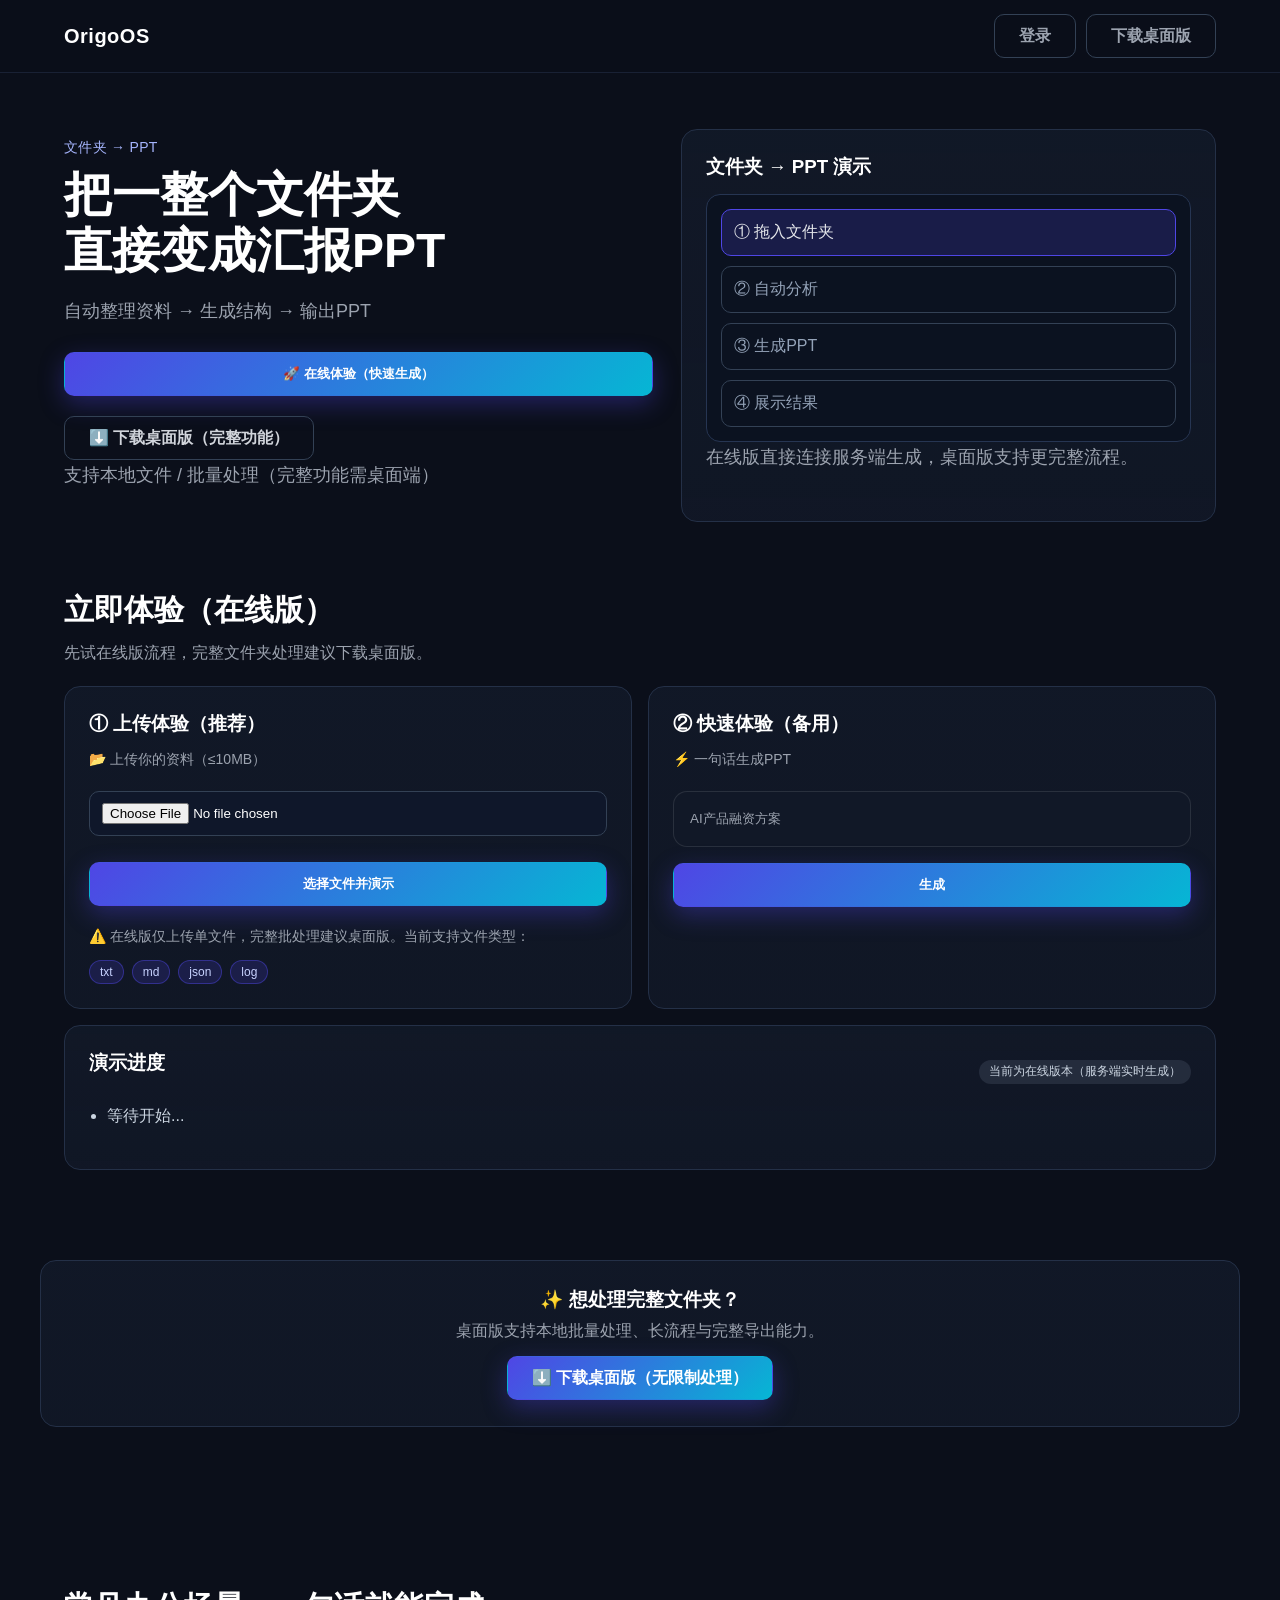
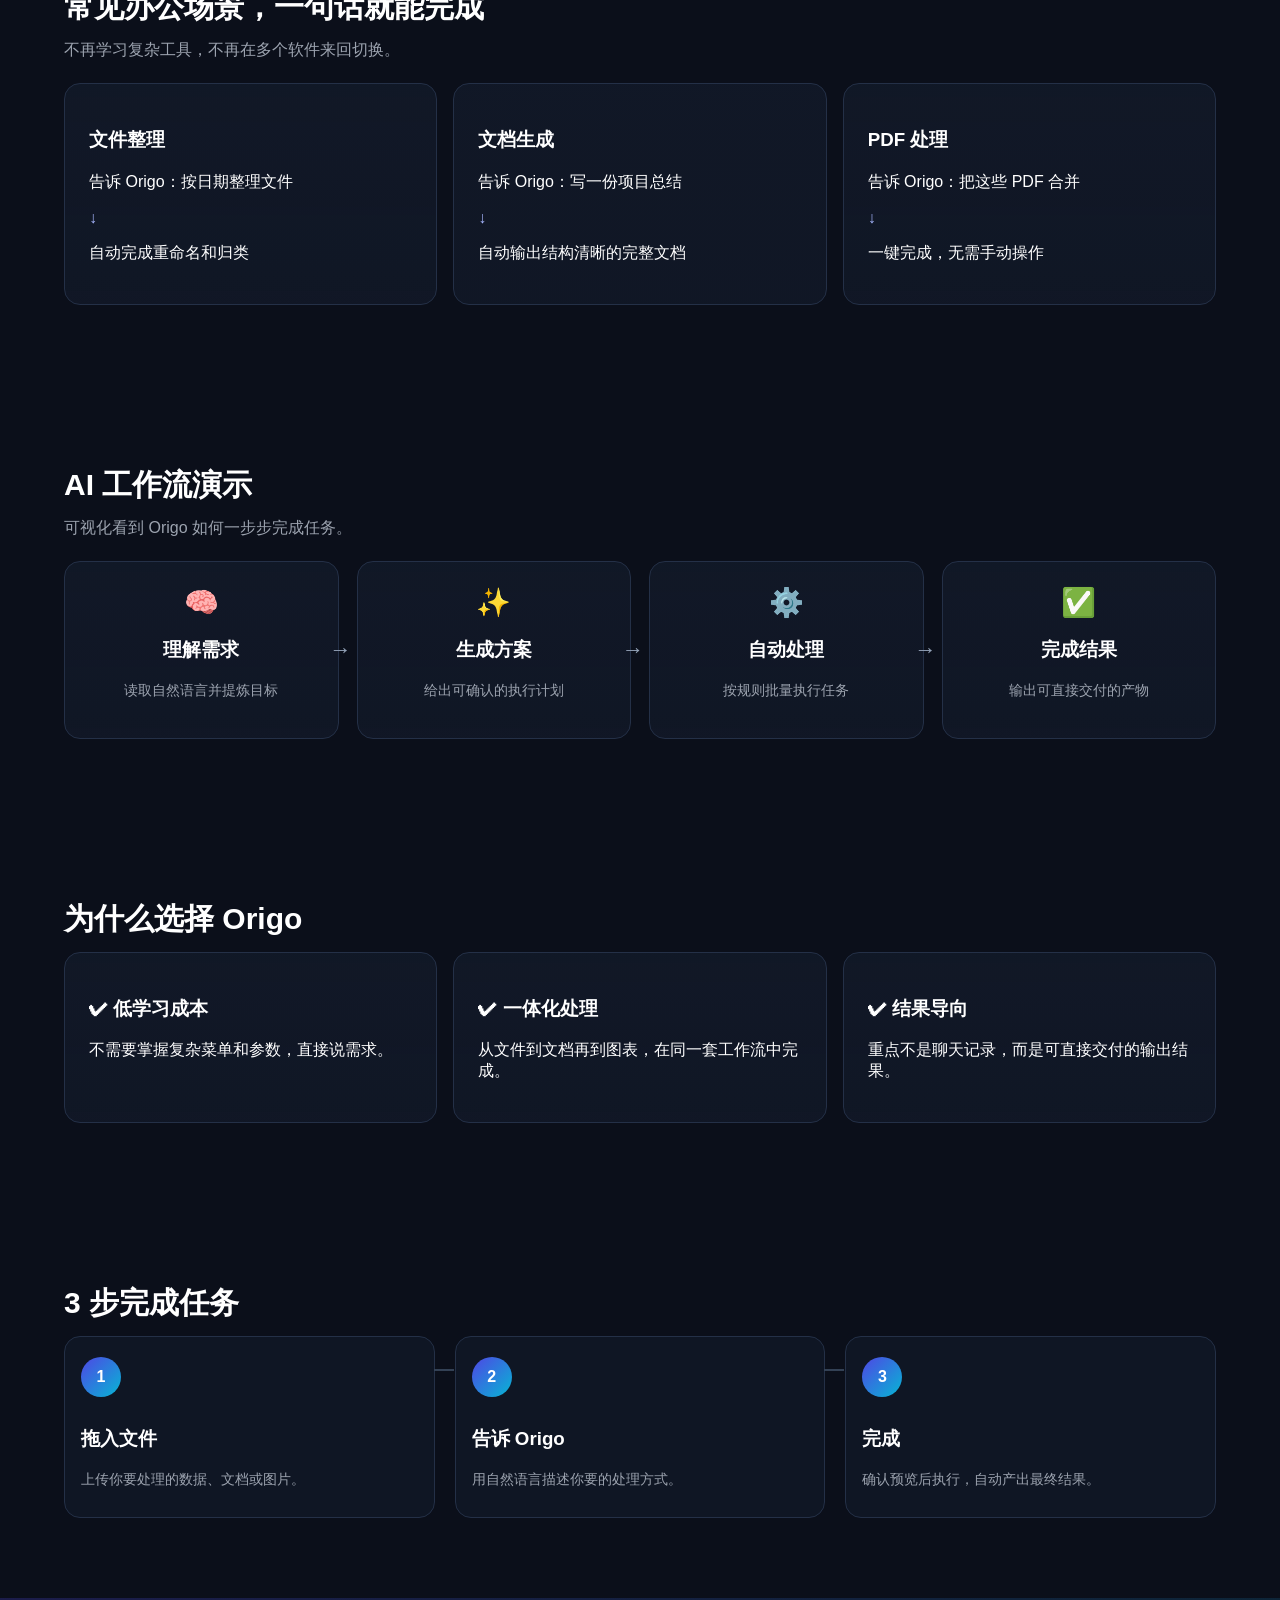
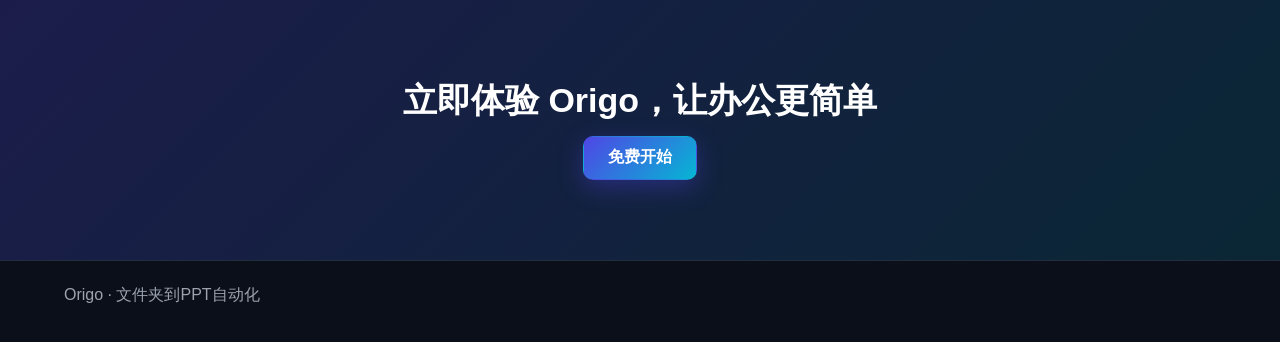
<file: web/index.html>
<!doctype html>
<html lang="zh-CN">
<head>
    <meta charset="UTF-8" />
    <meta name="viewport" content="width=device-width, initial-scale=1.0" />
    <title>Origo OS - 文件夹直接变PPT</title>
    <link rel="stylesheet" href="styles.css" />
    <script src="app.js"></script>
</head>
<body id="page-top" class="landing">
    <nav class="site-nav">
        <div class="container nav-simple">
            <h2 class="brand">OrigoOS</h2>
            <div class="nav-links" id="nav-auth-slot"></div>
        </div>
    </nav>

    <section class="hero hero-focus">
        <div class="container hero-grid">
            <div class="hero-copy">
                <p class="hero-kicker">文件夹 → PPT</p>
                <h1>把一整个文件夹<br />直接变成汇报PPT</h1>
                <p class="hero-sub">自动整理资料 → 生成结构 → 输出PPT</p>
                <div class="hero-actions">
                    <button id="hero-online-btn" class="btn btn-primary" type="button">🚀 在线体验（快速生成）</button>
                    <a class="btn btn-secondary" href="#" id="desktop-download-link">⬇️ 下载桌面版（完整功能）</a>
                </div>
                <p class="hero-tip">支持本地文件 / 批量处理（完整功能需桌面端）</p>
            </div>

            <div class="card demo-video-card">
                <h3>文件夹 → PPT 演示</h3>
                <div class="video-mock" id="demo-video-mock">
                    <div class="video-step active">① 拖入文件夹</div>
                    <div class="video-step">② 自动分析</div>
                    <div class="video-step">③ 生成PPT</div>
                    <div class="video-step">④ 展示结果</div>
                </div>
                <p class="muted">在线版直接连接服务端生成，桌面版支持更完整流程。</p>
            </div>
        </div>
    </section>

    <section id="online-demo" class="online-demo">
        <div class="container">
            <h2 class="section-title">立即体验（在线版）</h2>
            <p class="section-sub">先试在线版流程，完整文件夹处理建议下载桌面版。</p>

            <div class="grid-2">
                <article class="card demo-entry-card">
                    <h3>① 上传体验（推荐）</h3>
                    <p class="muted">📂 上传你的资料（≤10MB）</p>
                    <div class="upload-row">
                        <input id="demo-file" type="file" accept=".txt,.md,.json,.log" />
                        <button id="demo-upload-run" class="btn btn-primary" type="button">选择文件并演示</button>
                    </div>
                    <p class="muted">⚠️ 在线版仅上传单文件，完整批处理建议桌面版。当前支持文件类型：</p>
                    <div class="support-tags" aria-label="在线版支持文件类型">
                        <span class="support-tag">txt</span>
                        <span class="support-tag">md</span>
                        <span class="support-tag">json</span>
                        <span class="support-tag">log</span>
                    </div>
                </article>

                <article class="card demo-entry-card">
                    <h3>② 快速体验（备用）</h3>
                    <p class="muted">⚡ 一句话生成PPT</p>
                    <input id="demo-input" class="ai-input" placeholder="AI产品融资方案" />
                    <button id="demo-start" class="btn btn-primary" type="button">生成</button>
                </article>
            </div>

            <article class="card process-card">
                <div class="process-head">
                    <h3>演示进度</h3>
                    <span class="demo-badge">当前为在线版本（服务端实时生成）</span>
                </div>
                <ul id="demo-progress-list" class="progress-list">
                    <li>等待开始...</li>
                </ul>
                <div id="demo-result" class="demo-result hidden"></div>
                <div class="demo-actions">
                    <button id="demo-retry" class="btn btn-secondary hidden" type="button">重新生成</button>
                    <a id="demo-download" class="btn btn-primary hidden" href="#">下载</a>
                    <a id="demo-edit" class="btn btn-secondary hidden" href="/dashboard">继续编辑</a>
                </div>
            </article>
        </div>
    </section>

    <section class="trust-note">
        <div class="container card trust-card">
            <h3>✨ 想处理完整文件夹？</h3>
            <p>桌面版支持本地批量处理、长流程与完整导出能力。</p>
            <a class="btn btn-primary" href="#" id="desktop-download-cta">⬇️ 下载桌面版（无限制处理）</a>
        </div>
    </section>

    <section id="scenes">
        <div class="container">
            <h2 class="section-title">常见办公场景，一句话就能完成</h2>
            <p class="section-sub">不再学习复杂工具，不再在多个软件来回切换。</p>
            <div class="grid-3">
                <article class="card scene-card">
                    <h3>文件整理</h3>
                    <p>告诉 Origo：按日期整理文件</p>
                    <p class="scene-step">↓</p>
                    <p>自动完成重命名和归类</p>
                </article>
                <article class="card scene-card">
                    <h3>文档生成</h3>
                    <p>告诉 Origo：写一份项目总结</p>
                    <p class="scene-step">↓</p>
                    <p>自动输出结构清晰的完整文档</p>
                </article>
                <article class="card scene-card">
                    <h3>PDF 处理</h3>
                    <p>告诉 Origo：把这些 PDF 合并</p>
                    <p class="scene-step">↓</p>
                    <p>一键完成，无需手动操作</p>
                </article>
            </div>
        </div>
    </section>

    <section id="ai-demo">
        <div class="container">
            <h2 class="section-title">AI 工作流演示</h2>
            <p class="section-sub">可视化看到 Origo 如何一步步完成任务。</p>
            <div class="workflow-line">
                <article class="card wf-node">
                    <div class="wf-icon">🧠</div>
                    <h3>理解需求</h3>
                    <p class="muted">读取自然语言并提炼目标</p>
                </article>
                <article class="card wf-node">
                    <div class="wf-icon">✨</div>
                    <h3>生成方案</h3>
                    <p class="muted">给出可确认的执行计划</p>
                </article>
                <article class="card wf-node">
                    <div class="wf-icon">⚙️</div>
                    <h3>自动处理</h3>
                    <p class="muted">按规则批量执行任务</p>
                </article>
                <article class="card wf-node">
                    <div class="wf-icon">✅</div>
                    <h3>完成结果</h3>
                    <p class="muted">输出可直接交付的产物</p>
                </article>
            </div>
        </div>
    </section>

    <section id="advantages">
        <div class="container">
            <h2 class="section-title">为什么选择 Origo</h2>
            <div class="grid-3">
                <article class="card feature-card">
                    <h3>✔ 低学习成本</h3>
                    <p>不需要掌握复杂菜单和参数，直接说需求。</p>
                </article>
                <article class="card feature-card">
                    <h3>✔ 一体化处理</h3>
                    <p>从文件到文档再到图表，在同一套工作流中完成。</p>
                </article>
                <article class="card feature-card">
                    <h3>✔ 结果导向</h3>
                    <p>重点不是聊天记录，而是可直接交付的输出结果。</p>
                </article>
            </div>
        </div>
    </section>

    <section id="workflow">
        <div class="container">
            <h2 class="section-title">3 步完成任务</h2>
            <div class="steps-timeline">
                <div class="time-step">
                    <div class="step-dot">1</div>
                    <h3>拖入文件</h3>
                    <p class="muted">上传你要处理的数据、文档或图片。</p>
                </div>
                <div class="time-step">
                    <div class="step-dot">2</div>
                    <h3>告诉 Origo</h3>
                    <p class="muted">用自然语言描述你要的处理方式。</p>
                </div>
                <div class="time-step">
                    <div class="step-dot">3</div>
                    <h3>完成</h3>
                    <p class="muted">确认预览后执行，自动产出最终结果。</p>
                </div>
            </div>
        </div>
    </section>

    <section class="cta">
        <div class="container">
            <h2>立即体验 Origo，让办公更简单</h2>
            <a class="btn btn-primary" href="#">免费开始</a>
        </div>
    </section>

    <footer id="footer">
        <div class="container">
            <div>Origo · 文件夹到PPT自动化</div>
        </div>
    </footer>

    <script>
        window.addEventListener("DOMContentLoaded", initLandingDemo);
    </script>
</body>
</html>
</file>
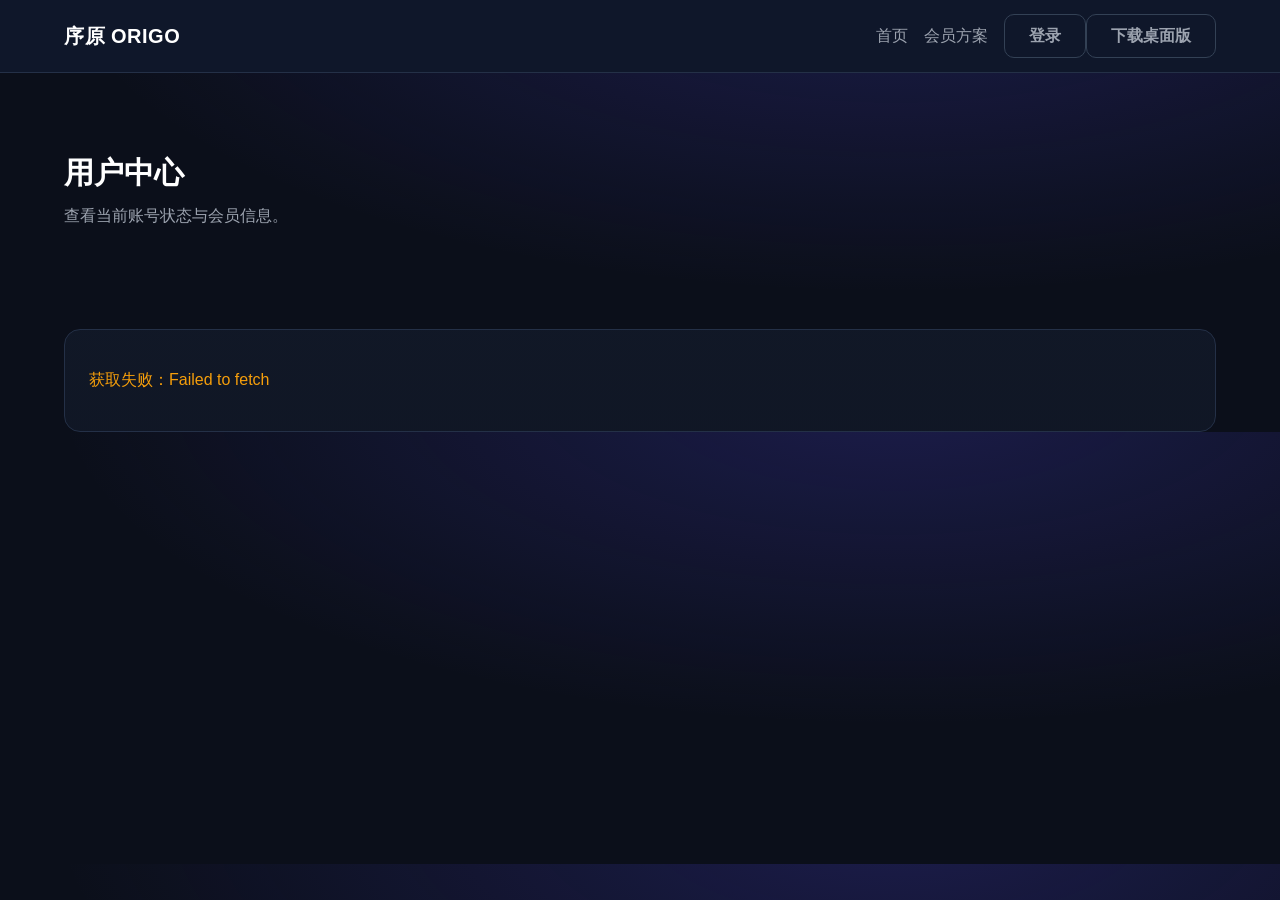
<file: web/dashboard.html>
<!doctype html>
<html lang="zh-CN">
<head>
    <meta charset="UTF-8" />
    <meta name="viewport" content="width=device-width, initial-scale=1.0" />
    <title>&#29992;&#25143;&#20013;&#24515; - Origo</title>
    <link rel="stylesheet" href="styles.css" />
    <script src="app.js"></script>
</head>
<body onload="loadStatus()">
    <nav class="site-nav">
        <div class="container">
            <h2 class="brand">&#24207;&#21407; ORIGO</h2>
            <div class="nav-links">
                <a href="/">&#39318;&#39029;</a>
                <a href="/pricing">&#20250;&#21592;&#26041;&#26696;</a>
                <span id="nav-auth-slot"></span>
            </div>
        </div>
    </nav>
    <div class="container">
        <section>
            <h2 class="section-title">&#29992;&#25143;&#20013;&#24515;</h2>
            <p class="section-sub">&#26597;&#30475;&#24403;&#21069;&#36134;&#21495;&#29366;&#24577;&#19982;&#20250;&#21592;&#20449;&#24687;&#12290;</p>
        </section>
        <div id="status" class="card"></div>
    </div>
</body>
</html>
</file>
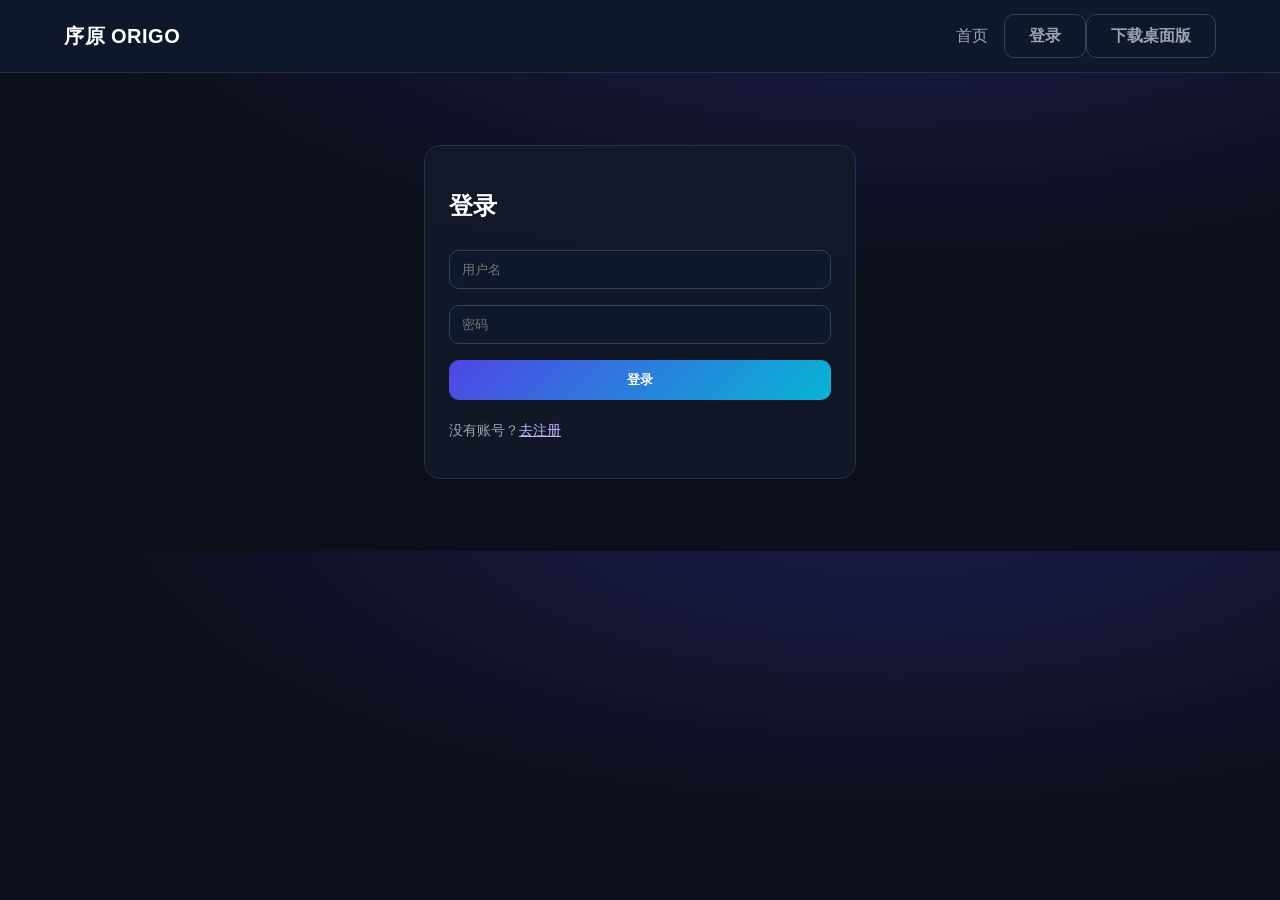
<file: web/login.html>
<!doctype html>
<html lang="zh-CN">
<head>
    <meta charset="UTF-8" />
    <meta name="viewport" content="width=device-width, initial-scale=1.0" />
    <title>&#30331;&#24405; - Origo</title>
    <link rel="stylesheet" href="styles.css" />
    <script src="app.js"></script>
</head>
<body>
    <nav class="site-nav">
        <div class="container">
            <h2 class="brand">&#24207;&#21407; ORIGO</h2>
            <div class="nav-links">
                <a href="/">&#39318;&#39029;</a>
                <span id="nav-auth-slot"></span>
            </div>
        </div>
    </nav>
    <div class="container form-wrap">
        <div class="card">
            <h2>&#30331;&#24405;</h2>
            <form onsubmit="login(event)">
                <input id="username" placeholder="&#29992;&#25143;&#21517;" required />
                <input id="password" type="password" placeholder="&#23494;&#30721;" required />
                <button type="submit">&#30331;&#24405;</button>
            </form>
            <p class="muted">&#27809;&#26377;&#36134;&#21495;&#65311;<a href="/register">&#21435;&#27880;&#20876;</a></p>
        </div>
    </div>
</body>
</html>
</file>
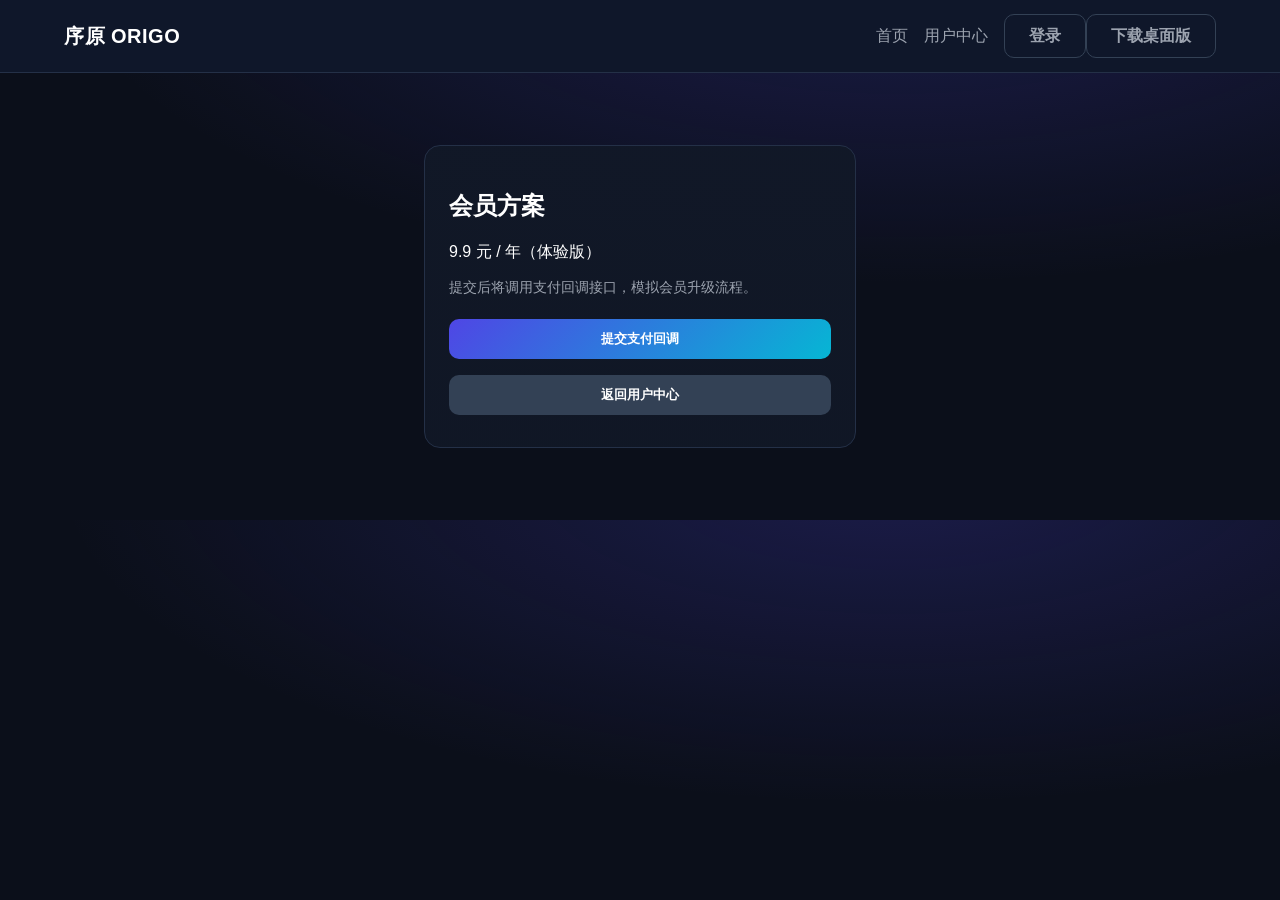
<file: web/pricing.html>
<!doctype html>
<html lang="zh-CN">
<head>
    <meta charset="UTF-8" />
    <meta name="viewport" content="width=device-width, initial-scale=1.0" />
    <title>&#20215;&#26684; - Origo</title>
    <link rel="stylesheet" href="styles.css" />
    <script src="app.js"></script>
</head>
<body>
    <nav class="site-nav">
        <div class="container">
            <h2 class="brand">&#24207;&#21407; ORIGO</h2>
            <div class="nav-links">
                <a href="/">&#39318;&#39029;</a>
                <a href="/dashboard">&#29992;&#25143;&#20013;&#24515;</a>
                <span id="nav-auth-slot"></span>
            </div>
        </div>
    </nav>
    <div class="container form-wrap">
        <div class="card">
            <h2>&#20250;&#21592;&#26041;&#26696;</h2>
            <p>9.9 &#20803; / &#24180;&#65288;&#20307;&#39564;&#29256;&#65289;</p>
            <p class="muted">&#25552;&#20132;&#21518;&#23558;&#35843;&#29992;&#25903;&#20184;&#22238;&#35843;&#25509;&#21475;&#65292;&#27169;&#25311;&#20250;&#21592;&#21319;&#32423;&#27969;&#31243;&#12290;</p>
            <button onclick="submitPaymentCallback()">&#25552;&#20132;&#25903;&#20184;&#22238;&#35843;</button>
            <button class="secondary" onclick="location.href='/dashboard'">&#36820;&#22238;&#29992;&#25143;&#20013;&#24515;</button>
        </div>
    </div>
</body>
</html>
</file>
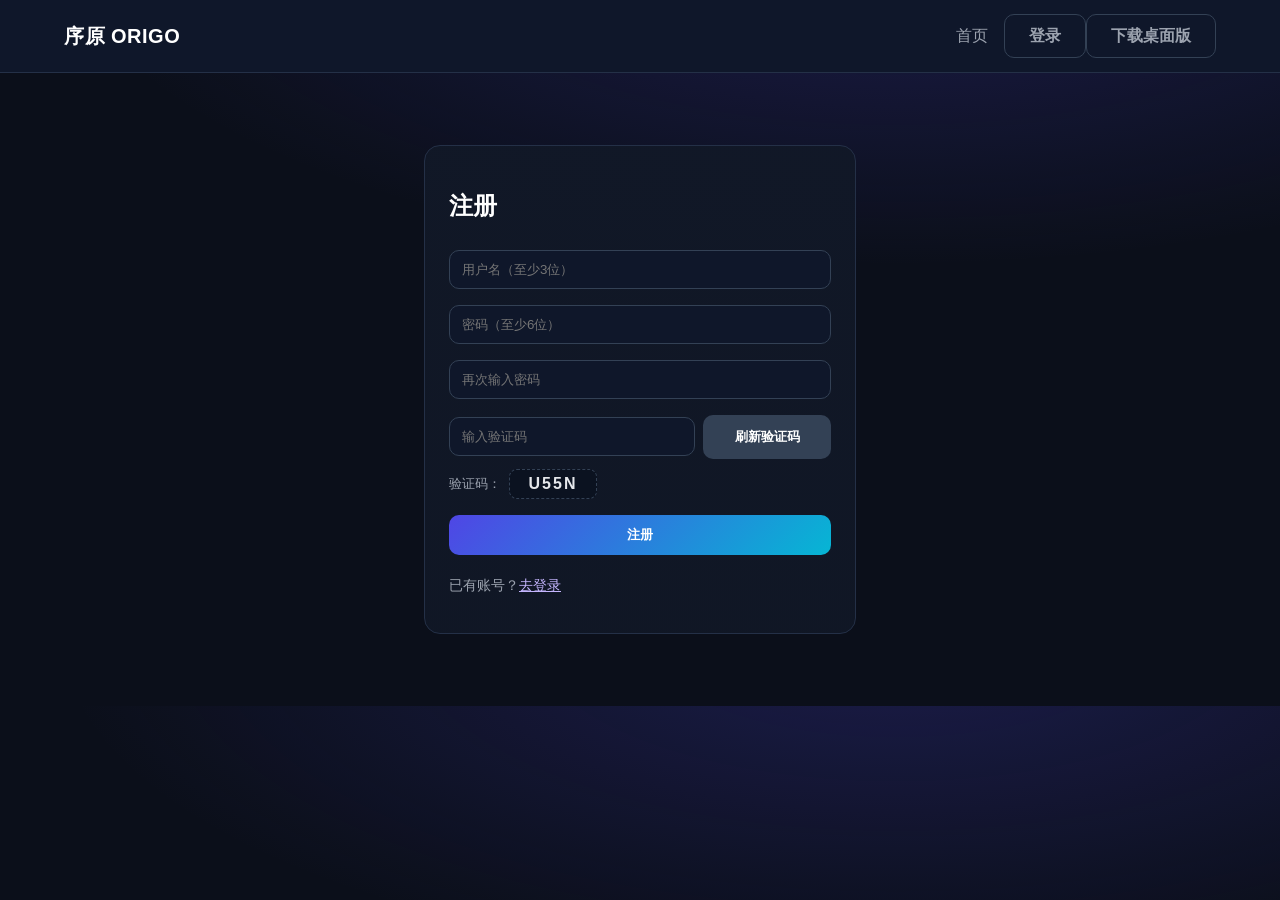
<file: web/register.html>
<!doctype html>
<html lang="zh-CN">
<head>
    <meta charset="UTF-8" />
    <meta name="viewport" content="width=device-width, initial-scale=1.0" />
    <title>&#27880;&#20876; - Origo</title>
    <link rel="stylesheet" href="styles.css" />
    <script src="app.js"></script>
</head>
<body>
    <nav class="site-nav">
        <div class="container">
            <h2 class="brand">&#24207;&#21407; ORIGO</h2>
            <div class="nav-links">
                <a href="/">&#39318;&#39029;</a>
                <span id="nav-auth-slot"></span>
            </div>
        </div>
    </nav>
    <div class="container form-wrap">
        <div class="card">
            <h2>&#27880;&#20876;</h2>
            <form onsubmit="register(event)">
                <input id="username" placeholder="&#29992;&#25143;&#21517;&#65288;&#33267;&#23569;3&#20301;&#65289;" minlength="3" required />
                <input id="password" type="password" placeholder="&#23494;&#30721;&#65288;&#33267;&#23569;6&#20301;&#65289;" minlength="6" required />
                <input id="password_confirm" type="password" placeholder="&#20877;&#27425;&#36755;&#20837;&#23494;&#30721;" minlength="6" required />
                <div class="captcha-row">
                    <input id="captcha_input" placeholder="&#36755;&#20837;&#39564;&#35777;&#30721;" required />
                    <button type="button" class="secondary captcha-refresh" onclick="refreshRegisterCaptcha()">&#21047;&#26032;&#39564;&#35777;&#30721;</button>
                </div>
                <div class="captcha-code-wrap">
                    <span class="captcha-label">&#39564;&#35777;&#30721;&#65306;</span>
                    <span id="register-captcha-code" class="captcha-code">----</span>
                </div>
                <button type="submit">&#27880;&#20876;</button>
            </form>
            <p class="muted">&#24050;&#26377;&#36134;&#21495;&#65311;<a href="/login">&#21435;&#30331;&#24405;</a></p>
        </div>
    </div>
</body>
</html>
</file>
<file: web/styles.css>
:root {
    --color-primary: #4f46e5;
    --color-secondary: #06b6d4;
    --bg-main: #0b0f1a;
    --bg-card: #111827;
    --bg-soft: #161f33;
    --border: #243047;
    --text-main: #ffffff;
    --text-secondary: #9ca3af;
    --ok: #34d399;
    --warn: #f59e0b;
}

* {
    box-sizing: border-box;
    font-family: "Microsoft YaHei UI", "Microsoft YaHei", Arial, sans-serif;
}

body {
    margin: 0;
    background: radial-gradient(1200px 480px at 70% -10%, rgba(79, 70, 229, 0.24), transparent 70%), var(--bg-main);
    color: var(--text-main);
}

a {
    color: #c4b5fd;
}

.container {
    max-width: 1200px;
    margin: 0 auto;
    padding: 0 24px;
}

.site-nav {
    position: relative;
    z-index: 10;
    background: #0f172a;
    border-bottom: 1px solid #243047;
}

body.landing .site-nav {
    position: sticky;
    top: 0;
    z-index: 20;
    backdrop-filter: blur(8px);
    background: rgba(11, 15, 26, 0.7);
    border-bottom: 1px solid rgba(36, 48, 71, 0.6);
}

.site-nav .container {
    min-height: 72px;
    display: flex;
    align-items: center;
    justify-content: space-between;
}

.brand {
    margin: 0;
    font-size: 20px;
    letter-spacing: 0.5px;
}

.nav-links {
    display: flex;
    gap: 16px;
    align-items: center;
}

.nav-auth-user-dropdown {
    position: relative;
    display: inline-flex;
}

.nav-auth-user-dropdown .nav-auth-name {
    min-width: 104px;
}

.nav-auth-menu {
    position: absolute;
    top: calc(100% + 6px);
    right: 0;
    min-width: 132px;
    padding: 6px;
    border-radius: 10px;
    border: 1px solid #334155;
    background: #0f172a;
    box-shadow: 0 10px 26px rgba(0, 0, 0, 0.35);
    display: none;
    z-index: 40;
}

.nav-auth-user-dropdown.open .nav-auth-menu {
    display: block;
}

.nav-auth-menu-item {
    display: block;
    padding: 8px 10px;
    border-radius: 8px;
    color: #d1d5db;
    text-decoration: none;
    font-size: 13px;
}

.nav-auth-menu-item:hover {
    background: #1f2937;
    color: #f8fafc;
}

.nav-auth-menu-item.danger {
    color: #fca5a5;
}

.nav-auth-menu-item.danger:hover {
    background: #3f1d1d;
    color: #fecaca;
}

.nav-links a {
    text-decoration: none;
    color: var(--text-secondary);
}

.nav-links a:hover {
    color: #ddd6fe;
}

.btn {
    display: inline-flex;
    align-items: center;
    justify-content: center;
    border-radius: 12px;
    height: 48px;
    padding: 0 24px;
    font-weight: 600;
    border: 1px solid transparent;
    text-decoration: none;
    cursor: pointer;
}

.btn-primary {
    color: #fff;
    background: linear-gradient(135deg, var(--color-primary), var(--color-secondary));
    box-shadow: 0 8px 24px rgba(79, 70, 229, 0.35);
}

.btn-primary:hover {
    filter: brightness(1.08);
}

.btn-secondary {
    background: transparent;
    border-color: #334155;
    color: #d1d5db;
}

section {
    padding: 80px 0;
}

.hero {
    padding-top: 76px;
    min-height: 760px;
}

.hero-grid {
    display: grid;
    gap: 28px;
    grid-template-columns: 1.1fr 1fr;
    align-items: center;
}

.hero h1 {
    margin: 0 0 18px;
    font-size: clamp(30px, 5vw, 48px);
    line-height: 1.15;
}

.hero p {
    margin: 0 0 24px;
    color: var(--text-secondary);
    font-size: 18px;
    line-height: 1.7;
}

.hero-actions {
    display: flex;
    gap: 12px;
    flex-wrap: wrap;
}

.card {
    background: linear-gradient(180deg, rgba(17, 24, 39, 0.96), rgba(17, 24, 39, 0.86));
    border: 1px solid var(--border);
    border-radius: 16px;
    padding: 24px;
}

.ai-panel {
    background: linear-gradient(165deg, rgba(79, 70, 229, 0.12), rgba(6, 182, 212, 0.08));
    box-shadow: 0 20px 60px rgba(0, 0, 0, 0.5);
    min-height: 420px;
    max-width: 560px;
    padding: 20px;
}

.ai-panel-head {
    display: flex;
    justify-content: space-between;
    align-items: center;
    min-height: 32px;
    margin-bottom: 12px;
}

.ai-panel-title {
    color: var(--text-secondary);
    font-size: 14px;
}

.tag-ai {
    display: inline-flex;
    height: 24px;
    align-items: center;
    border-radius: 999px;
    padding: 0 10px;
    background: rgba(79, 70, 229, 0.15);
    color: #a5b4fc;
    font-size: 12px;
    font-weight: 700;
}

.ai-flow {
    margin-top: 14px;
    display: grid;
    gap: 12px;
}

.hidden {
    display: none !important;
}

.chat-user,
.chat-ai {
    padding: 10px 14px;
    border-radius: 12px;
    font-size: 14px;
}

.chat-user {
    justify-self: end;
    max-width: 72%;
    background: #4f46e5;
    color: #fff;
}

.chat-ai {
    background: #1f2937;
    color: #fff;
}

.bubble {
    border-radius: 12px;
    padding: 10px 12px;
    background: var(--bg-soft);
    border: 1px solid #253352;
    color: #dbeafe;
    font-size: 14px;
}

.hero-run-btn {
    width: 100%;
    height: 40px;
    border-radius: 10px;
    margin: 4px 0 0;
}
.hero-run-btn.secondary {
    background: #334155;
}

.demo-examples {
    display: flex;
    flex-wrap: wrap;
    gap: 8px;
}

.ex-chip {
    width: auto;
    height: 30px;
    margin: 0;
    padding: 0 10px;
    border-radius: 999px;
    background: rgba(79, 70, 229, 0.16);
    border: 1px solid rgba(79, 70, 229, 0.4);
    color: #c7d2fe;
    font-size: 12px;
}

.ex-chip:hover {
    background: rgba(79, 70, 229, 0.26);
}

.typing {
    overflow: hidden;
    white-space: nowrap;
    border-right: 2px solid #fff;
    animation: typing 2.2s steps(30, end), blink 0.8s infinite;
}

.thinking-dots {
    display: inline-flex;
    gap: 6px;
    padding: 0 2px;
}

.thinking-dots span {
    width: 6px;
    height: 6px;
    border-radius: 50%;
    background: #93c5fd;
    animation: dot 1.2s infinite ease-in-out;
}

.thinking-dots span:nth-child(2) { animation-delay: 0.15s; }
.thinking-dots span:nth-child(3) { animation-delay: 0.3s; }

@keyframes dot {
    0%, 80%, 100% { transform: translateY(0); opacity: 0.35; }
    40% { transform: translateY(-4px); opacity: 1; }
}

.preview {
    margin-top: 4px;
    padding: 16px;
    border-radius: 12px;
    background: #0b1220;
    border: 1px solid #1f2a44;
    font-size: 13px;
    color: #e5e7eb;
}

.preview mark {
    color: #67e8f9;
    background: transparent;
    font-weight: 700;
}

.status-rail {
    display: flex;
    flex-wrap: wrap;
    gap: 8px;
}

.status-pill {
    display: inline-flex;
    align-items: center;
    height: 24px;
    border-radius: 999px;
    padding: 0 10px;
    background: rgba(30, 41, 59, 0.7);
    border: 1px solid #334155;
    color: #94a3b8;
    font-size: 12px;
}

.status-pill.active {
    color: #dbeafe;
    border-color: #60a5fa;
    background: rgba(37, 99, 235, 0.2);
}

.ai-input {
    height: 56px;
    border-radius: 14px;
    padding: 0 16px;
    background: #111827;
    border: 1px solid rgba(255, 255, 255, 0.1);
    color: #fff;
}

.ai-input::placeholder {
    color: #9ca3af;
}

@keyframes typing {
    from { width: 0; }
    to { width: 100%; }
}

@keyframes blink {
    50% { border-color: transparent; }
}

.section-title {
    margin: 0 0 12px;
    font-size: 30px;
}

.section-sub {
    margin: 0 0 22px;
    color: var(--text-secondary);
}

.grid-3 {
    display: grid;
    gap: 16px;
    grid-template-columns: repeat(3, minmax(0, 1fr));
}

.scene-card:hover,
.feature-card:hover {
    transform: translateY(-4px);
    box-shadow: 0 12px 40px rgba(79, 70, 229, 0.4);
}

.scene-card,
.feature-card {
    transition: transform 0.25s ease, box-shadow 0.25s ease;
}

.scene-step {
    color: #a5b4fc;
    font-weight: 700;
    margin: 8px 0;
}

.workflow-line {
    display: grid;
    grid-template-columns: repeat(4, minmax(0, 1fr));
    gap: 18px;
}

.wf-node {
    text-align: center;
    position: relative;
}

.wf-node:not(:last-child)::after {
    content: "→";
    position: absolute;
    right: -14px;
    top: 50%;
    transform: translateY(-50%);
    color: #94a3b8;
    font-size: 22px;
}

.wf-icon {
    font-size: 28px;
    margin-bottom: 10px;
}

.steps-timeline {
    display: grid;
    grid-template-columns: repeat(3, minmax(0, 1fr));
    gap: 20px;
}

.time-step {
    position: relative;
    padding: 20px 16px 14px;
    border: 1px solid var(--border);
    border-radius: 16px;
    background: rgba(17, 24, 39, 0.82);
}

.time-step:not(:last-child)::after {
    content: "";
    position: absolute;
    right: -20px;
    top: 32px;
    width: 20px;
    height: 2px;
    background: #334155;
}

.step-dot {
    width: 40px;
    height: 40px;
    border-radius: 50%;
    display: inline-flex;
    align-items: center;
    justify-content: center;
    font-weight: 700;
    margin-bottom: 10px;
    background: linear-gradient(135deg, var(--color-primary), var(--color-secondary));
    color: #fff;
}

.cta {
    text-align: center;
    padding-bottom: 80px;
    background: linear-gradient(135deg, rgba(79, 70, 229, 0.24), rgba(6, 182, 212, 0.14));
}

.cta h2 {
    margin: 0 0 12px;
    font-size: 34px;
}

.muted {
    color: var(--text-secondary);
    font-size: 14px;
}

.ok { color: var(--ok); }
.warn { color: var(--warn); }

.form-wrap {
    max-width: 480px;
    margin: 72px auto;
}

input, button {
    width: 100%;
    padding: 11px 12px;
    margin: 8px 0;
    border-radius: 10px;
}

input {
    border: 1px solid #334155;
    background: #0f172a;
    color: #fff;
}

button {
    background: linear-gradient(135deg, var(--color-primary), var(--color-secondary));
    color: #fff;
    border: none;
    cursor: pointer;
    font-weight: 700;
}

button.secondary {
    background: #334155;
}

footer {
    border-top: 1px solid rgba(51, 65, 85, 0.6);
    padding: 24px 0 36px;
    color: var(--text-secondary);
}

@media (max-width: 920px) {
    .hero-grid,
    .grid-3,
    .workflow-line,
    .steps-timeline {
        grid-template-columns: 1fr;
    }
    .wf-node:not(:last-child)::after,
    .time-step:not(:last-child)::after {
        content: none;
    }
    .site-nav .container {
        flex-direction: column;
        gap: 8px;
        padding-top: 10px;
        padding-bottom: 10px;
    }
}

/* ---------- 官网改版（文件夹 -> PPT） ---------- */
.nav-simple .nav-links {
    gap: 10px;
}

.hero.hero-focus {
    min-height: auto;
    padding-top: 56px;
    padding-bottom: 40px;
}

.hero-copy .hero-kicker {
    color: #a5b4fc;
    font-size: 14px;
    margin-bottom: 8px;
    letter-spacing: 0.3px;
}

.hero-copy .hero-sub {
    margin-bottom: 18px;
}

.hero-tip {
    margin-top: 12px;
    color: var(--text-secondary);
    font-size: 14px;
}

.btn {
    height: 44px;
    border-radius: 10px;
    transition: transform 0.2s ease, filter 0.2s ease, box-shadow 0.2s ease;
}

.btn:hover {
    transform: translateY(-1px);
}

.demo-video-card h3 {
    margin-top: 0;
    margin-bottom: 14px;
}

.video-mock {
    min-height: 220px;
    border: 1px solid #263552;
    border-radius: 14px;
    background: #0b1220;
    padding: 14px;
    display: grid;
    gap: 10px;
}

.video-step {
    border: 1px solid #334155;
    border-radius: 10px;
    padding: 12px;
    color: #94a3b8;
    transition: all 0.25s ease;
}

.video-step.active {
    border-color: #4f46e5;
    background: rgba(79, 70, 229, 0.2);
    color: #e5e7eb;
}

.online-demo {
    padding-top: 28px;
}

.grid-2 {
    display: grid;
    grid-template-columns: repeat(2, minmax(0, 1fr));
    gap: 16px;
    margin-bottom: 16px;
}

.demo-entry-card h3 {
    margin-top: 0;
    margin-bottom: 10px;
}

.upload-row {
    display: grid;
    gap: 10px;
}

.captcha-row {
    display: grid;
    grid-template-columns: 1fr 128px;
    gap: 8px;
    align-items: center;
}

.captcha-refresh {
    height: 44px;
    margin: 8px 0;
    padding: 0 8px;
    font-size: 13px;
}

.captcha-code-wrap {
    margin: 2px 0 8px;
    display: flex;
    align-items: center;
    gap: 8px;
}

.captcha-label {
    font-size: 13px;
    color: #9ca3af;
}

.captcha-code {
    display: inline-flex;
    align-items: center;
    justify-content: center;
    min-width: 88px;
    height: 30px;
    padding: 0 10px;
    border-radius: 8px;
    border: 1px dashed #334155;
    background: #0b1220;
    color: #e5e7eb;
    font-weight: 700;
    letter-spacing: 2px;
    user-select: none;
}

.support-tags {
    display: flex;
    flex-wrap: wrap;
    gap: 8px;
    margin-top: 6px;
}

.support-tag {
    display: inline-flex;
    align-items: center;
    justify-content: center;
    height: 24px;
    padding: 0 10px;
    border-radius: 999px;
    font-size: 12px;
    color: #c7d2fe;
    background: rgba(79, 70, 229, 0.18);
    border: 1px solid rgba(79, 70, 229, 0.45);
}

.process-card h3 {
    margin-top: 0;
}

.process-head {
    display: flex;
    gap: 12px;
    align-items: center;
    justify-content: space-between;
}

.demo-badge {
    display: inline-flex;
    align-items: center;
    border-radius: 999px;
    padding: 2px 10px;
    height: 24px;
    background: rgba(148, 163, 184, 0.15);
    color: #cbd5e1;
    font-size: 12px;
}

.progress-list {
    margin: 8px 0 0;
    padding-left: 18px;
    color: #cbd5e1;
    line-height: 1.8;
}

.progress-list li.done {
    color: #34d399;
}

.progress-list li.active {
    color: #e5e7eb;
    font-weight: 700;
}

.progress-list li.error {
    color: #fca5a5;
}

.demo-result {
    margin-top: 12px;
    border: 1px solid #334155;
    border-radius: 10px;
    background: #0b1220;
    padding: 10px 12px;
    white-space: pre-line;
}

.demo-actions {
    margin-top: 14px;
    display: flex;
    gap: 10px;
    flex-wrap: wrap;
}

.demo-actions .btn {
    width: auto;
    min-width: 128px;
    padding: 0 14px;
}

.trust-note {
    padding-top: 10px;
}

.trust-card {
    text-align: center;
    padding: 26px;
}

.trust-card h3 {
    margin-top: 0;
    margin-bottom: 8px;
}

.trust-card p {
    margin-top: 0;
    margin-bottom: 14px;
    color: var(--text-secondary);
}

@media (max-width: 920px) {
    .grid-2 {
        grid-template-columns: 1fr;
    }
}
</file>
